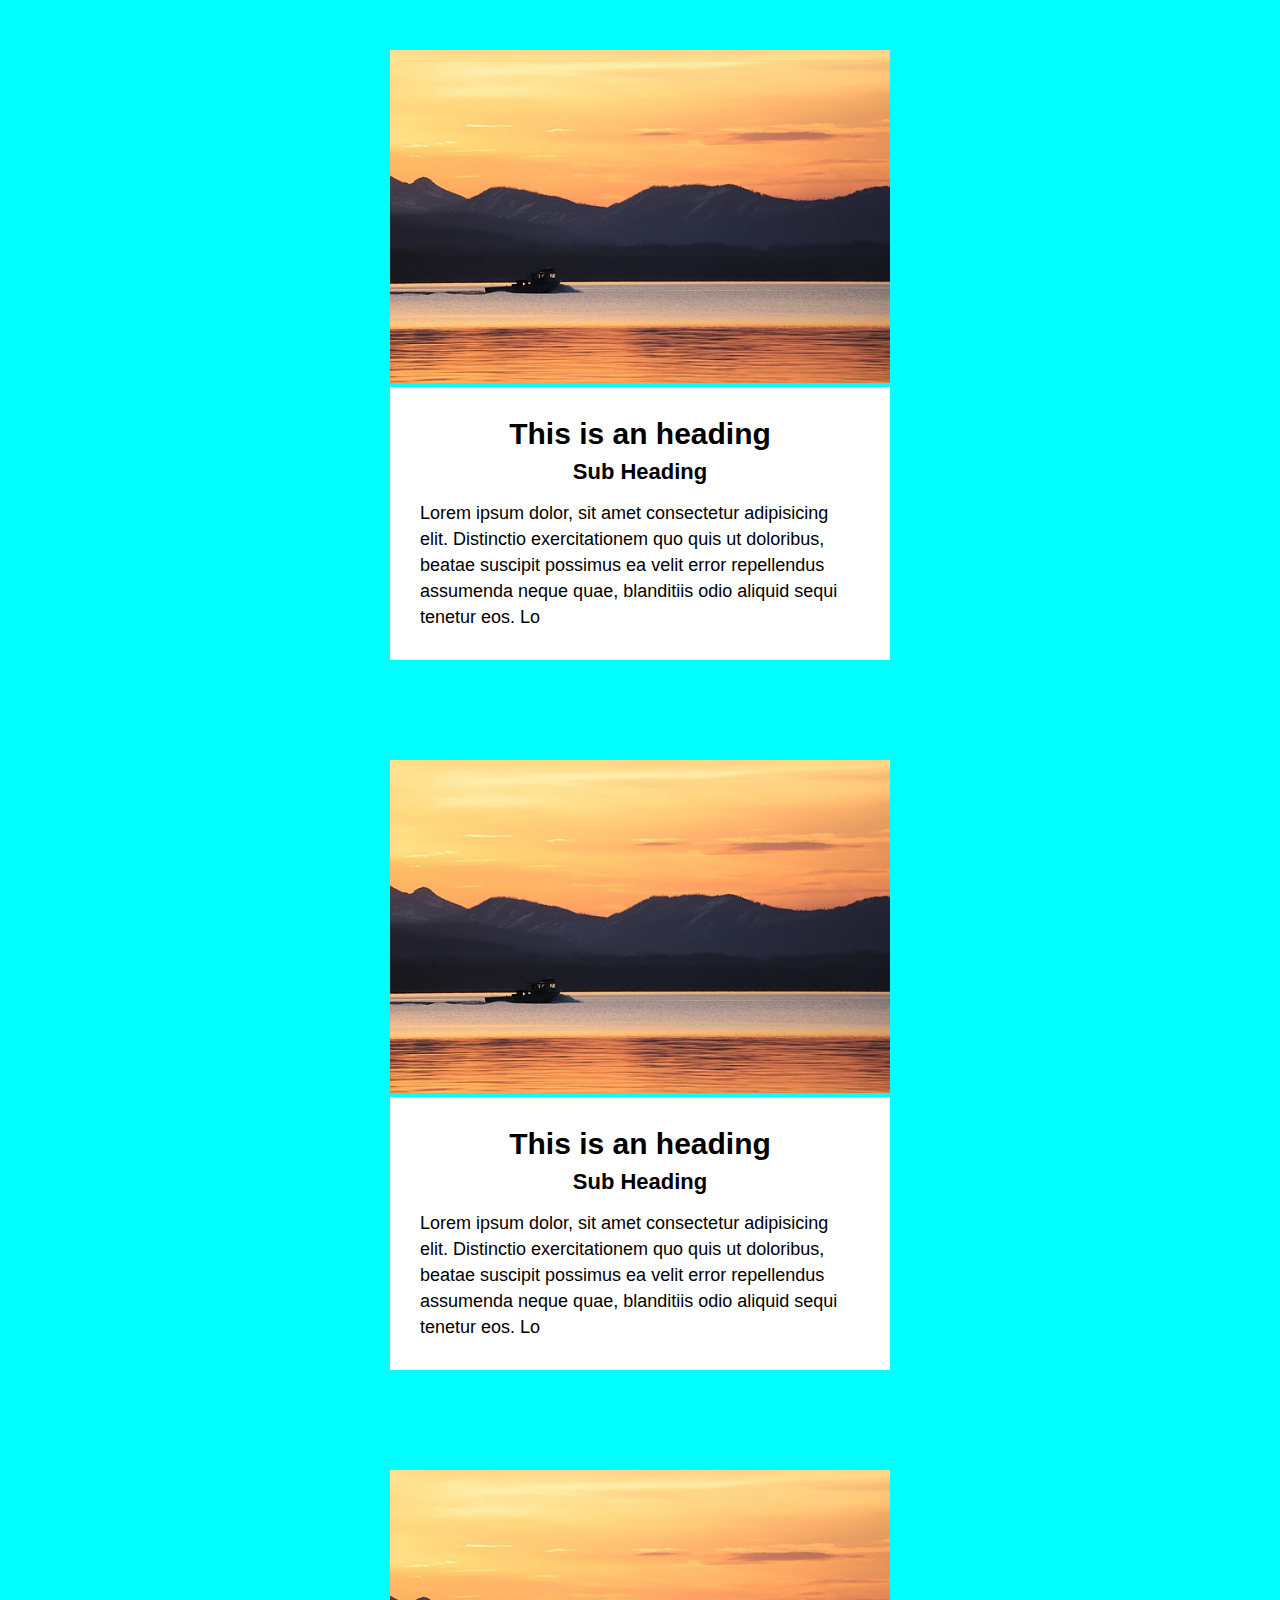
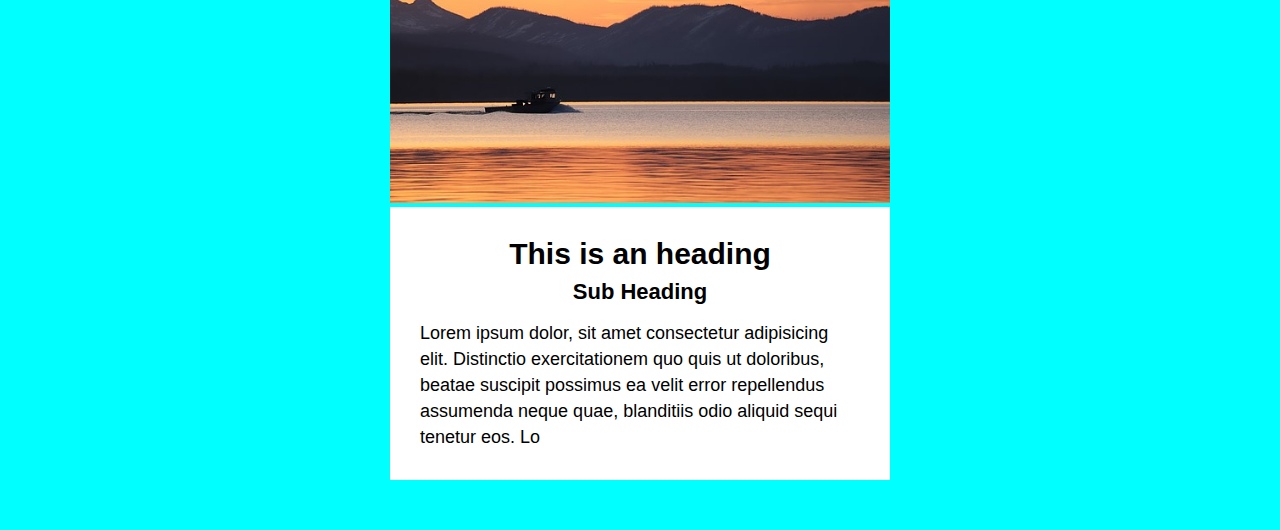
<file: Dummy-content/index.html>
<!DOCTYPE html>
<html lang="en">

<head>
    <meta charset="UTF-8">
    <meta http-equiv="X-UA-Compatible" content="IE=edge">
    <meta name="viewport" content="width=device-width, initial-scale=1.0">
    <link rel="stylesheet" href="./style.css">
    <title>Document</title>
</head>

<body>
 <div class="container">
     <div class="wrapper">
         <div class="img-box">
             <img src="./samp.jpeg" alt="image">
         </div>
         <div class="content-box">
             <h2>This is an heading</h2>
             <h4>Sub Heading</h4>
             <p>Lorem ipsum dolor, sit amet consectetur adipisicing elit. Distinctio exercitationem quo quis ut doloribus, 
                 beatae suscipit possimus ea velit error repellendus assumenda neque quae, blanditiis odio aliquid sequi tenetur eos.
                Lo</p>
         </div>
     </div>
     <div class="wrapper">
        <div class="img-box">
            <img src="./samp.jpeg" alt="image">
        </div>
        <div class="content-box">
            <h2>This is an heading</h2>
            <h4>Sub Heading</h4>
            <p>Lorem ipsum dolor, sit amet consectetur adipisicing elit. Distinctio exercitationem quo quis ut doloribus, 
                beatae suscipit possimus ea velit error repellendus assumenda neque quae, blanditiis odio aliquid sequi tenetur eos.
               Lo</p>
        </div>
    </div>
    <div class="wrapper">
        <div class="img-box">
            <img src="./samp.jpeg" alt="image">
        </div>
        <div class="content-box">
            <h2>This is an heading</h2>
            <h4>Sub Heading</h4>
            <p>Lorem ipsum dolor, sit amet consectetur adipisicing elit. Distinctio exercitationem quo quis ut doloribus, 
                beatae suscipit possimus ea velit error repellendus assumenda neque quae, blanditiis odio aliquid sequi tenetur eos.
               Lo</p>
        </div>
    </div>
 </div>

    </div>
</body>

</html>
</file>
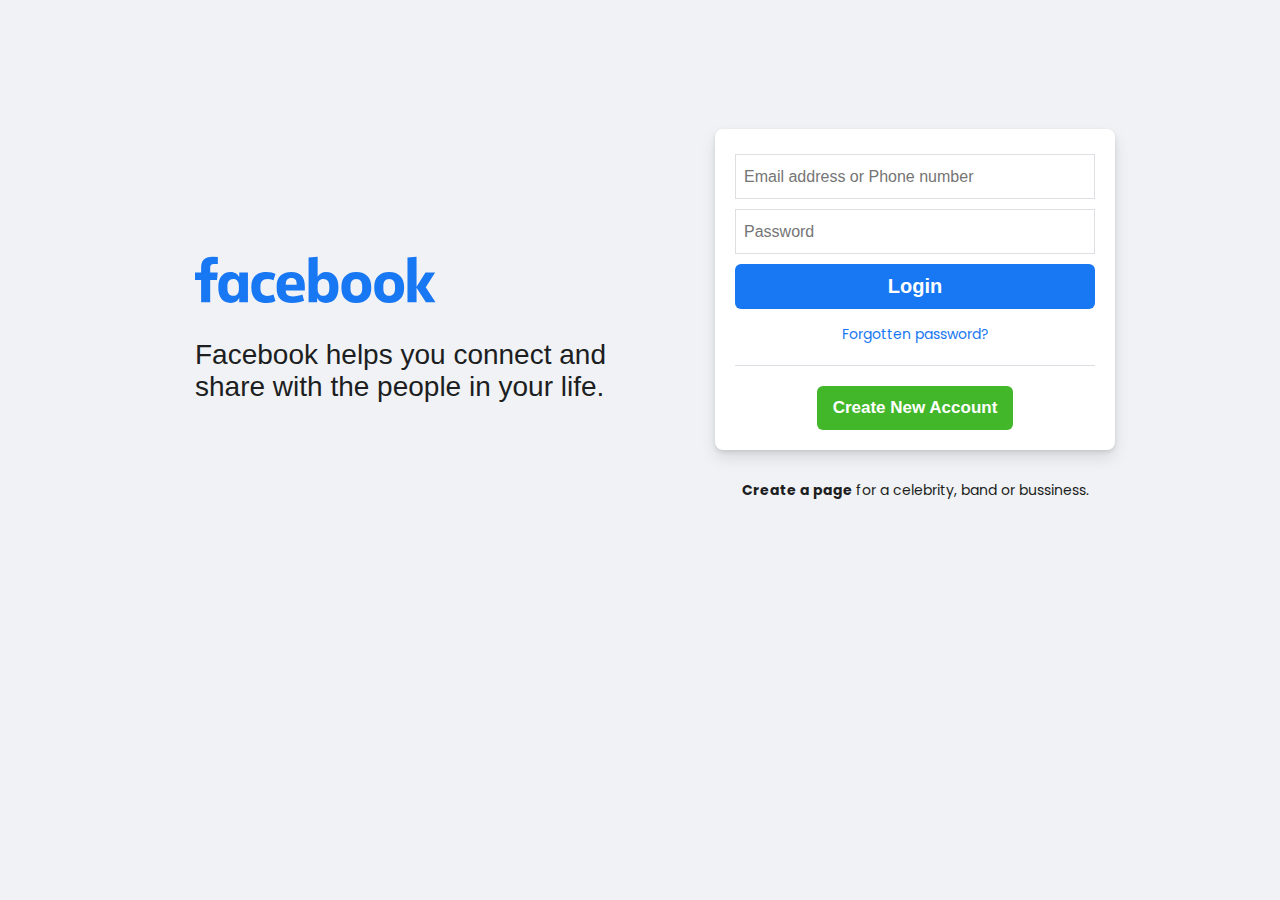
<file: Fb-login/index.html>
<!DOCTYPE html>
<html lang="en">

<head>
    <meta charset="UTF-8">
    <meta http-equiv="X-UA-Compatible" content="IE=edge">
    <meta name="viewport" content="width=device-width, initial-scale=1.0">
    <link rel="preconnect" href="https://fonts.googleapis.com">
    <link rel="preconnect" href="https://fonts.gstatic.com" crossorigin>
    <link href="https://fonts.googleapis.com/css2?family=Poppins:wght@600;
    700&display=swap" rel="stylesheet">
    <link rel="stylesheet" href="./css/style.css">
    <title>Facebook -login or sign up</title>
</head>

<body>
    <main>
        <div class="row">
            <div class="left-section">
                <img src="./img/logo.svg" alt="Facebook logo">
                <h2>Facebook helps you connect and share
                    with the people in your life.</h2>
            </div>
            <div class="right-section">
                <div class="form-container">
                    <input type="text" placeholder="Email address or Phone number">
                    <input type="password" placeholder="Password">
                    <button class="btn-login">Login</button>
                    <a href="#">Forgotten password?</a>
                    <button class="btn-sign-up">Create New Account</button>
                </div>
                <p><a href="#"><b>Create a page </b></a>for a celebrity, band or bussiness.</p>
            </div>
        </div>

    </main>
  
</body>

</html>
</file>
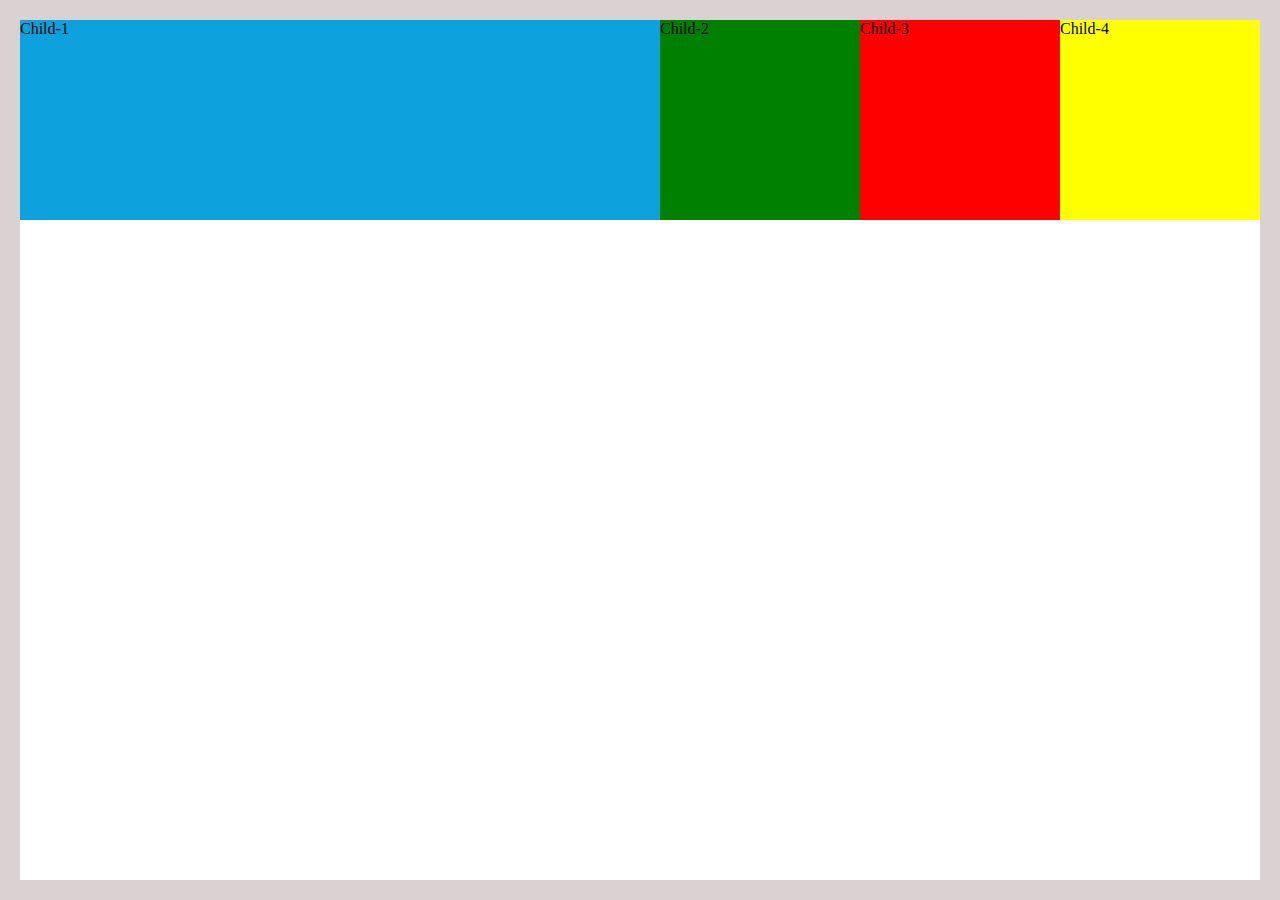
<file: Dummy-content/Inline vs Block/index.html>
<html lang="en">
<head>
    <meta charset="UTF-8">
    <meta http-equiv="X-UA-Compatible" content="IE=edge">
    <meta name="viewport" content="width=device-width, initial-scale=1.0">
    <link rel="stylesheet" href="./style.css">
    <title>Document</title>
</head>
<body>
    <div class="parent">
        <div class="child-1">Child-1</div>
        <div class="child-2">Child-2</div>
        <div class="child-3">Child-3</div>
        <div class="child-4">Child-4</div>
    </div>
</body>
</html>
</file>
<file: Dummy-content/style.css>
*{
    margin: 0;
    padding: 0;
    box-sizing: border-box;
}
.container{
    background-color: aqua;
    
}
.wrapper{
   padding: 50px 0;
    width: 500px;
    margin:  auto;
    
    
}

.wrapper h2 {
    margin:0;
    text-align: center;
    font-family: Arial, Helvetica, sans-serif;
    font-size: 30px;
}

.wrapper h4 {
    margin: 8px 0 15px;
    text-align: center;
    font-family: Arial, Helvetica, sans-serif;
    font-size: 22px;
}

.wrapper p{
    font-family: Arial, Helvetica, sans-serif;
    font-size: 18px;
    line-height: 26px;
}
.content-box{
    background-color: white;
    padding: 30px;
}
.container .wrapper .img-box img{
    width: 500px;
}
</file>
<file: Fb-login/css/style.css>
*{
    padding: 0;
    margin: 0;
    box-sizing: border-box;
    
}

body{
    font-family: 'Poppins', sans-serif;
    background-color: #f0f2f5;
    color: #1c1e21;
}
main{
    height: 70vh;
    width: 80vw;
    position: relative;
    margin: auto;
}
footer{
    height: 30vh;
    background-color: white;
}
.row{
    display: flex;
    justify-content: space-around;
    align-items: center;
    width: 100%;
    max-width: 1000px;
    position: absolute;
    left: 50%;
    top: 50%;
    transform: translate(-50%,-50%);
}
.left-section{
    flex: 0 0 50%;
    text-align: left;
}
.right-section{
    flex: 0 0 40%;
    text-align: center;
}
.left-section img{
    max-width: 300px;

}

.left-section h2 {
    
    font-size: 28px;
    font-family: Arial, Helvetica, sans-serif;
    font-weight: 400;
    padding: 0 30px;
    line-height: 32px;
}
.right-section .form-container{
    background-color: #ffffff;
    border: none;
    border-radius: 8px;
    box-shadow: 0 2px 4px rgba(0, 0, 0, 0.1),0 8px 16px rgba(0, 0, 0, 0.1);
    margin-bottom: 30px;
    padding: 20px;
    max-width: 400px;
}
.right-section .form-container input, .right-section .form-container .btn-login{
    width: 100%;
    margin: 5px 0;
    height: 45px;
    vertical-align: middle;
    font-size: 16px;

}
.right-section .form-container input{
    border: 1px solid #dddfe2;
    color: #1d2129;
    padding: 0 8px;
    outline: none;
}
.right-section .form-container input:focus{
    border-color: #1877f2;
    box-shadow: 0 0 0 2px #e7f3ff;
}
.right-section .form-container .btn-login{
    background-color: #1877f2;
    border: none;
    border-radius: 6px;
    font-size: 20px;
    padding: 0 16px;
    color: #ffffff;
    font-weight: 700;

}
.right-section .form-container a{
    display: block;
    color: #1877f2;
    font-size: 14px;
    text-decoration: none;
    padding: 10px 0 20px;
    border-bottom: 1px solid #dadde1;
}
.right-section .form-container a:hover{
    text-decoration: underline;
}
.right-section .form-container .btn-sign-up{
    background-color: #42b72a;
    border: none;
    border-radius: 6px;
    font-size: 17px;
    line-height: 44px;
    padding: 0 16px;
    color: #ffffff;
    font-weight: 700;
    margin-top: 20px;

}
.right-section p{
    font-size: 14px;

}

.right-section p a{
    text-decoration: none;
    color: #1c1e21;
}
.right-section p a:hover{
    text-decoration: underline;
}
</file>
<file: Dummy-content/Inline vs Block/style.css>
*{
    margin: 0;
    padding: 0;
    box-sizing: border-box;
}
.parent{
    height: 100vh;
    border: 20px solid rgb(218, 210, 210);
    display: flex;
    flex-wrap: wrap;
    align-content: flex-start;
    
}
.child-1{
    /* width: 200px; */
    height: 200px;
    background-color: rgb(13, 162, 221);
    /* flex-basis: 300px;
    flex-grow: 1; */
    flex: 1 1 300px;
}
.child-2{
    width: 200px;
    height: 200px;
    background-color: green;

}
.child-3{
    width: 200px;
    height: 200px;
    background-color: red;

}
.child-4{
    width: 200px;
    height: 200px;
    background-color: yellow;

}
</file>
